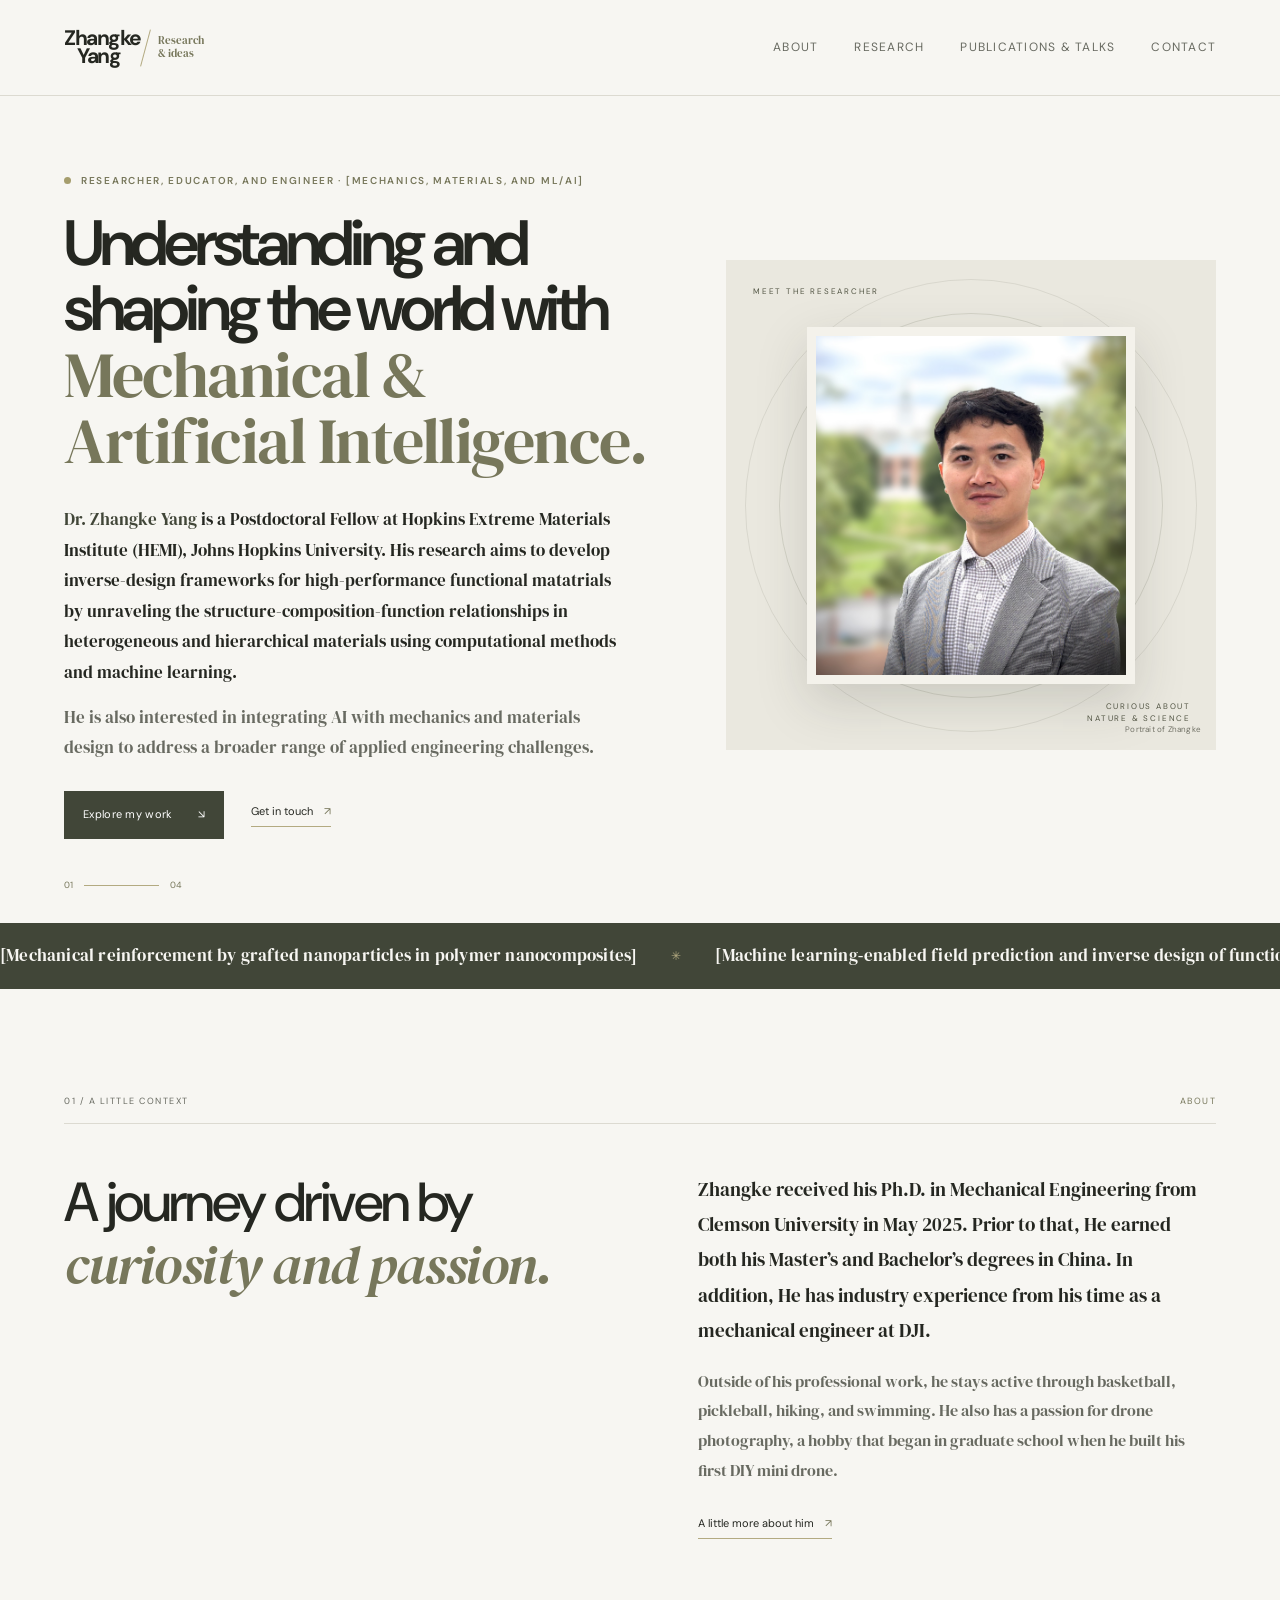
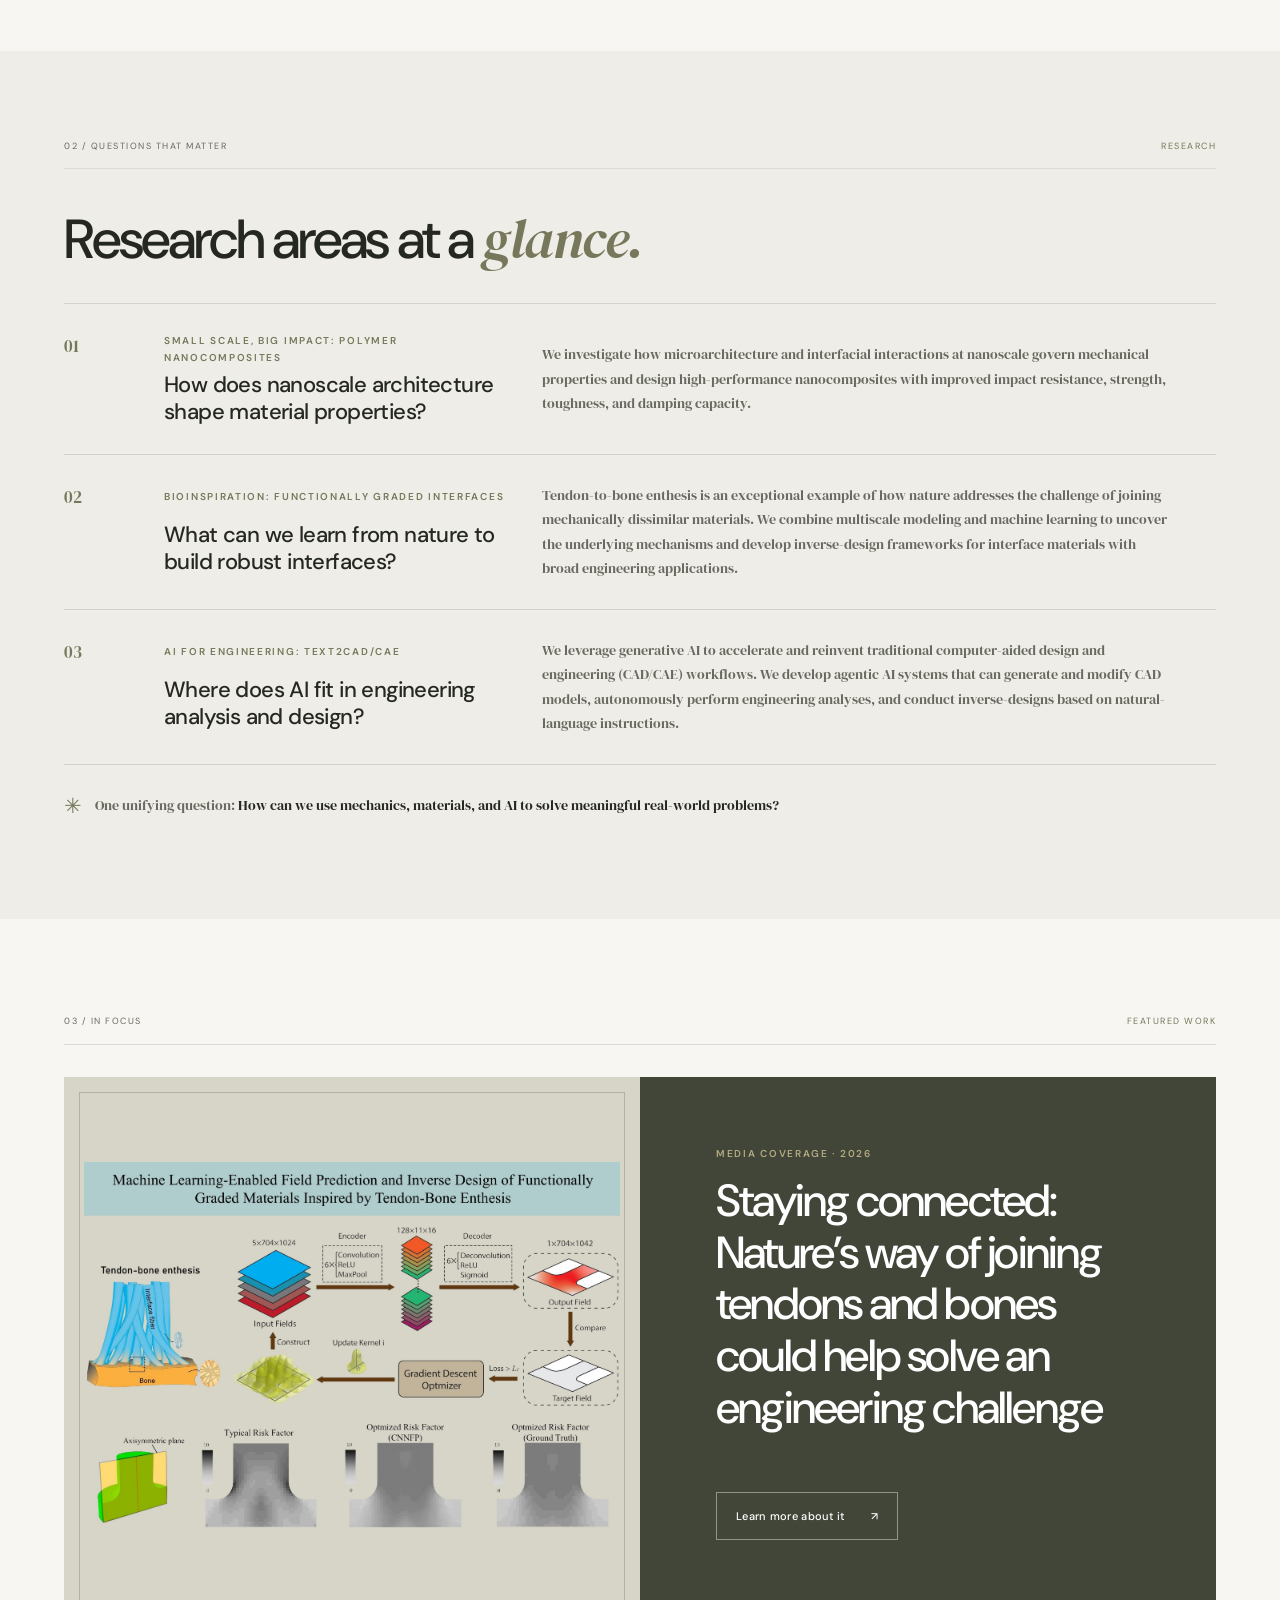
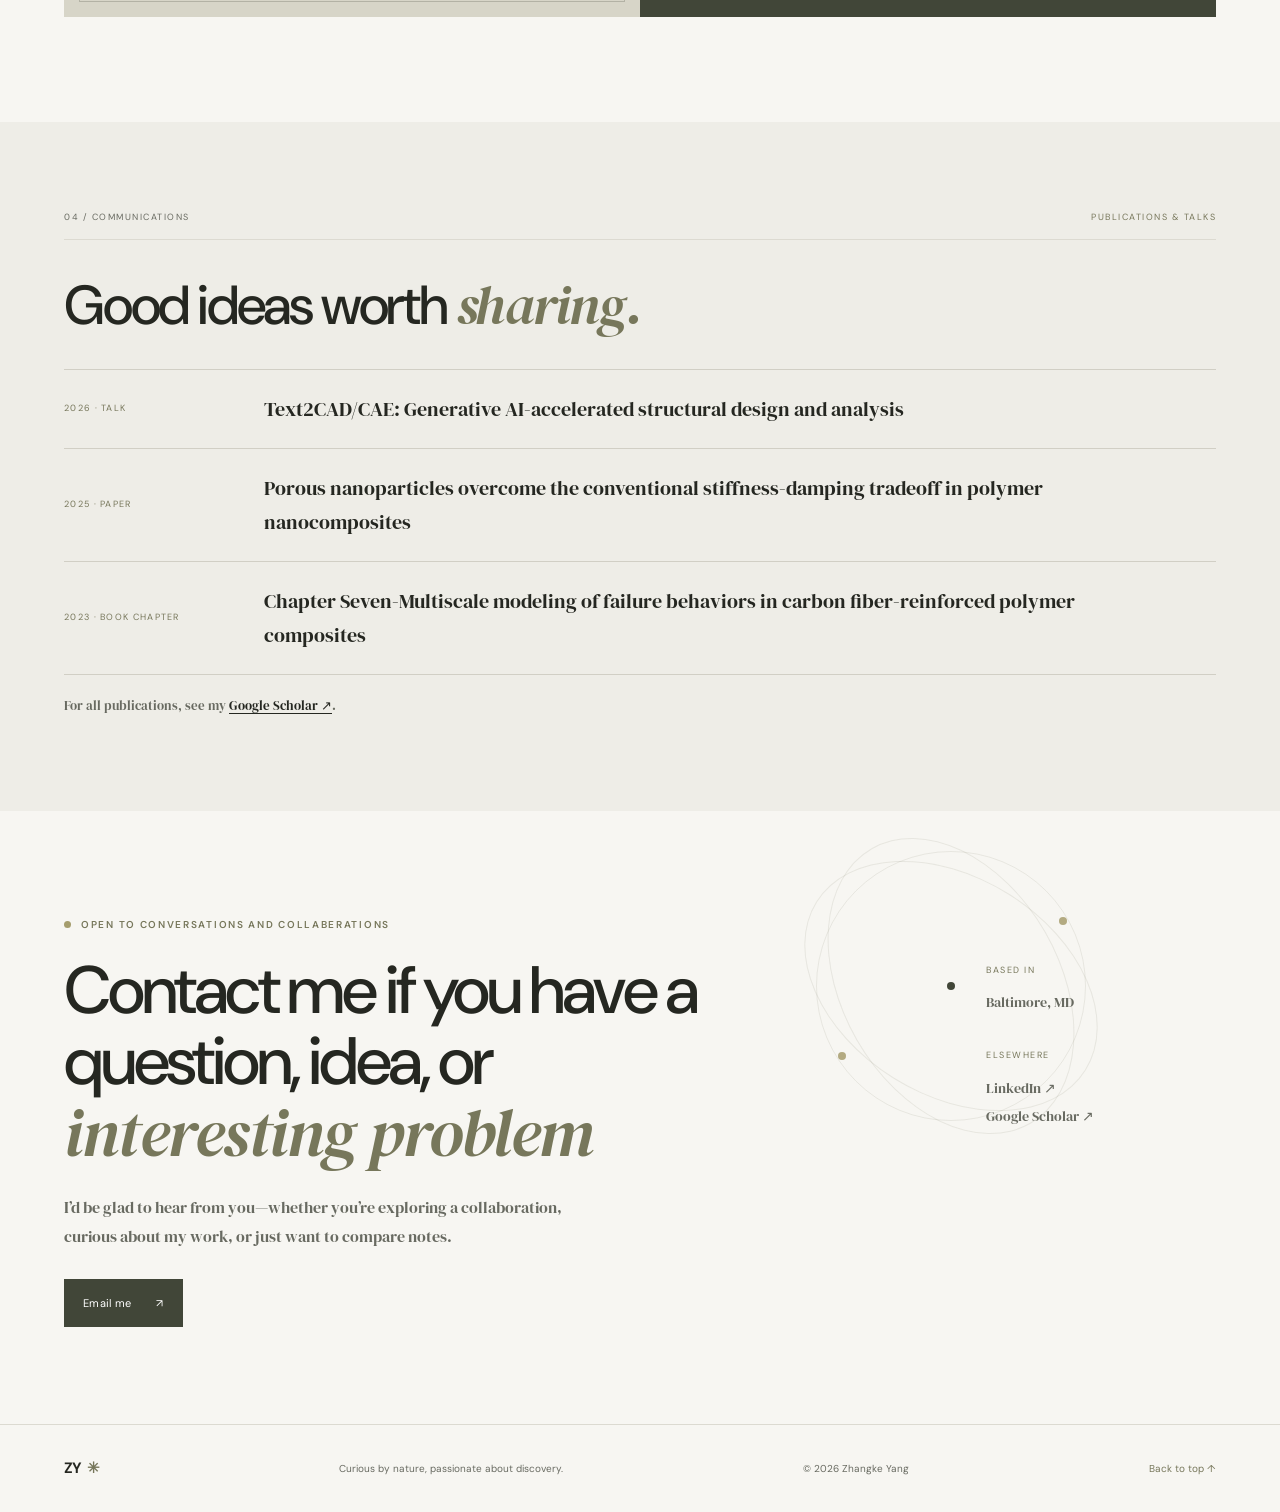
<file: index.html>
<!doctype html>
<html lang="en">
<head>
  <meta charset="utf-8">
  <meta name="viewport" content="width=device-width, initial-scale=1">
  <meta name="theme-color" content="#f7f6f2">
  <meta name="description" content="The personal website of Your Name — researcher, educator, and curious human.">
  <title>Zhangke Yang — Researcher &amp; Educator</title>
  <link rel="icon" href="favicon.svg" type="image/svg+xml">
  <link rel="stylesheet" href="styles.css">
  <script src="script.js" defer></script>
</head>
<body>
  <a class="skip-link" href="#main">Skip to content</a>

  <header class="site-header">
    <a class="wordmark" href="#top" aria-label="Zhangke Yang, home">
      <span class="wordmark-name">Zhangke<br>Yang</span>
      <span class="wordmark-rule" aria-hidden="true"></span>
      <span class="wordmark-role">Research<br>&amp; ideas</span>
    </a>
    <button class="menu-toggle" type="button" aria-expanded="false" aria-controls="site-nav">
      <span class="menu-icon" aria-hidden="true"><i></i><i></i></span>
      <span class="menu-label">Menu</span>
    </button>
    <nav class="site-nav" id="site-nav" aria-label="Main navigation">
      <a href="#about">About</a>
      <a href="#research">Research</a>
      <a href="#writing">Publications & Talks</a>
      <!-- <a href="gallery.html">Gallery</a> -->
      <a href="#contact">Contact</a>
    </nav>
  </header>

  <main id="main">
    <section class="hero section-wrap" id="top" aria-labelledby="hero-title">
      <div class="hero-copy">
        <p class="eyebrow"><span class="eyebrow-dot"></span> Researcher, Educator, and Engineer · [Mechanics, Materials, and ML/AI]</p>
        <h1 id="hero-title">Understanding and shaping the world with <span class="accent-italic">Mechanical & Artificial Intelligence.</span></h1>
        <div class="hero-intro">
          <p class="lead"><strong>Dr. Zhangke Yang</strong> is a Postdoctoral Fellow at Hopkins Extreme Materials Institute (HEMI), Johns Hopkins University. His research aims to develop inverse-design frameworks for high-performance functional matatrials by unraveling the structure-composition-function relationships in heterogeneous and hierarchical materials using computational methods and machine learning.</p>
          <p>He is also interested in integrating AI with mechanics and materials design to address a broader range of applied engineering challenges.</p>
        </div>
        <div class="hero-actions">
          <a class="button button-dark" href="#research">Explore my work <span aria-hidden="true">↘</span></a>
          <a class="text-link" href="mailto:zyang191@jh.edu">Get in touch <span aria-hidden="true">↗</span></a>
        </div>
      </div>
      <div class="hero-art portrait-frame">
        <div class="art-note art-note-top">MEET THE RESEARCHER</div>
        <img class="headshot" src="assets/Professional_photo_blur_cropped.jpg" alt="Portrait of Zhangke">
        <div class="art-note art-note-bottom">CURIOUS ABOUT<br>NATURE & SCIENCE</div>
        <span class="art-caption">Portrait of Zhangke</span>
      </div>
      <div class="hero-index" aria-hidden="true"><span>01</span><span class="index-line"></span><span>04</span></div>
    </section>

    <section class="ticker" aria-label="Areas of interest">
      <div class="ticker-track">
        <span>[Mechanical reinforcement by grafted nanoparticles in polymer nanocomposites]</span><b>✳</b>
        <span>[Machine learning‐enabled field prediction and inverse design of functionally graded materials]</span><b>✳</b>
        <span>[Porous nanoparticles overcome the conventional stiffness-damping tradeoff]</span><b>✳</b>
        <span>[Nanoasperity-driven reinforcement and viscoelastic modulation in polymer nanocomposites]</span><b>✳</b>
        <span>[Effects of mineralization and structure on the mechanical robustness of tendon-to-bone enthesis]</span><b>✳</b>
        <span>[Layered polymer-graphene nanocomposite films regulating shock wave propagation]</span><b>✳</b>  
        <span>[Structure-property relationship of micro-architectured porous scaffolds]</span><b>✳</b>
        <span>[Improved ballistic impact resistance of nanofibrillar cellulose films]</span><b>✳</b>
        <span>[Nanoconfinement effect on crystallization of semicrystalline polymers]</span><b>✳</b>
        <span>[Mechanical and viscoelastic properties of graphene oxide-polymer nanocomposites]</span><b>✳</b>
        <span>[Mechanical reinforcement by grafted nanoparticles in polymer nanocomposites]</span><b>✳</b>
        <span>[Machine learning‐enabled field prediction and inverse design of functionally graded materials]</span><b>✳</b>
        <span>[Porous nanoparticles overcome the conventional stiffness-damping tradeoff]</span><b>✳</b>
        <span>[Nanoasperity-driven reinforcement and viscoelastic modulation in polymer nanocomposites]</span><b>✳</b>
        <span>[Effects of mineralization and structure on the mechanical robustness of tendon-to-bone enthesis]</span><b>✳</b>
        <span>[Layered polymer-graphene nanocomposite films regulating shock wave propagation]</span><b>✳</b>
        <span>[Structure-property relationship of micro-architectured porous scaffolds]</span><b>✳</b>
        <span>[Improved ballistic impact resistance of nanofibrillar cellulose films]</span><b>✳</b>
        <span>[Nanoconfinement effect on crystallization of semicrystalline polymers]</span><b>✳</b>
        <span>[Mechanical and viscoelastic properties of graphene oxide-polymer nanocomposites]</span>
      </div>
    </section>

    <section class="section-wrap about-section" id="about" aria-labelledby="about-title">
      <div class="section-kicker"><span>01 / A little context</span><span>ABOUT</span></div>
      <div class="about-grid">
        <h2 id="about-title">A journey driven by <em>curiosity and passion.</em></h2>
        <div class="about-copy">
          <p class="lead">Zhangke received his Ph.D. in Mechanical Engineering from Clemson University in May 2025. Prior to that, He earned both his Master’s and Bachelor’s degrees in China. In addition, He has industry experience from his time as a mechanical engineer at DJI.</p>
          <p>Outside of his professional work, he stays active through basketball, pickleball, hiking, and swimming. He also has a passion for drone photography, a hobby that began in graduate school when he built his first DIY mini drone.</p>
          <a class="text-link" href="#contact">A little more about him <span aria-hidden="true">↗</span></a>
        </div>
      </div>
    </section>

    <section class="research-section" id="research" aria-labelledby="research-title">
      <div class="section-wrap">
        <div class="section-kicker"><span>02 / Questions that matter</span><span>RESEARCH</span></div>
        <div class="section-heading-row">
          <h2 id="research-title">Research areas at a <em>glance.</em></h2>
        </div>
        <div class="research-list">
          <article class="research-card">
            <span class="card-number">01</span>
            <div><p class="card-label">SMALL SCALE, BIG IMPACT: POLYMER NANOCOMPOSITES</p><h3>How does nanoscale architecture shape material properties?</h3><p>We investigate how microarchitecture and interfacial interactions at nanoscale govern mechanical properties and design high-performance nanocomposites with improved impact resistance, strength, toughness, and damping capacity.</p><a href="#contact" class="arrow-link" aria-label="Ask me about this research theme">↗</a></div>
          </article>
          <article class="research-card">
            <span class="card-number">02</span>
            <div><p class="card-label">BIOINSPIRATION: FUNCTIONALLY GRADED INTERFACES</p><h3>What can we learn from nature to build robust interfaces?</h3><p>Tendon-to-bone enthesis is an exceptional example of how nature addresses the challenge of joining mechanically dissimilar materials. We combine multiscale modeling and machine learning to uncover the underlying mechanisms and develop inverse-design frameworks for interface materials with broad engineering applications.</p><a href="#contact" class="arrow-link" aria-label="Ask me about this research theme">↗</a></div>
          </article>
          <article class="research-card">
            <span class="card-number">03</span>
            <div><p class="card-label">AI FOR ENGINEERING: TEXT2CAD/CAE</p><h3>Where does AI fit in engineering analysis and design?</h3><p>We leverage generative AI to accelerate and reinvent traditional computer-aided design and engineering (CAD/CAE) workflows. We develop agentic AI systems that can generate and modify CAD models, autonomously perform engineering analyses, and conduct inverse-designs based on natural-language instructions.</p><a href="#contact" class="arrow-link" aria-label="Ask me about this research theme">↗</a></div>
          </article>
        </div>
        <div class="research-footnote"><span class="footnote-star">✳</span><p>One unifying question: <strong>How can we use mechanics, materials, and AI to solve meaningful real-world problems?</strong></p></div>
      </div>
    </section>

    <section class="feature-section section-wrap" aria-labelledby="feature-title">
      <div class="section-kicker"><span>03 / In focus</span><span>FEATURED WORK</span></div>
      <div class="feature-card">
        <div class="feature-visual">
          <img
            class="feature-image"
            src="assets/project-figure.jpg"
            alt="Describe what the project figure shows"
          >
        </div>
        <div class="feature-copy"><p class="card-label">MEDIA COVERAGE · 2026</p><h2 id="feature-title">Staying connected: Nature’s way of joining tendons and bones could help solve an engineering challenge</p><a class="button button-light" href="https://news.clemson.edu/staying-connected-natures-way-of-joining-tendons-and-bones-could-help-solve-an-engineering-challenge/" target="_blank" rel="noopener noreferrer">Learn more about it <span aria-hidden="true">↗</span></a></div>
      </div>
    </section>

    <section class="writing-section" id="writing" aria-labelledby="writing-title">
      <div class="section-wrap">
        <div class="section-kicker"><span>04 / communications</span><span>PUBLICATIONS &amp; TALKS</span></div>
        <div class="section-heading-row"><h2 id="writing-title">Good ideas worth <em>sharing.</em></h2></div>
        <div class="writing-list">
          <div class="writing-item"><span class="writing-date">2026 · TALK</span><span class="writing-title">Text2CAD/CAE: Generative AI-accelerated structural design and analysis</span></div>
          <a class="writing-item" href="https://www.nature.com/articles/s44431-025-00003-8" target="_blank" rel="noopener noreferrer"><span class="writing-date">2025 · PAPER</span><span class="writing-title">Porous nanoparticles overcome the conventional stiffness-damping tradeoff in polymer nanocomposites</span></a>
          <a class="writing-item" href="https://www.sciencedirect.com/science/chapter/edited-volume/abs/pii/B9780128230213000051" target="_blank" rel="noopener noreferrer"><span class="writing-date">2023 · BOOK CHAPTER</span><span class="writing-title">Chapter Seven-Multiscale modeling of failure behaviors in carbon fiber-reinforced polymer composites</span></a>
        </div>
        <p class="writing-note">For all publications, see my <a href="https://scholar.google.com/citations?hl=en&user=Ipptg58AAAAJ&view_op=list_works&gmla=AN_4Zu_gea8BDDRBa89p1uNmAhIG_YTdJmoz0iuY0Ori37IRjDW4Mslu62kXMIGSckGrtGIngthpNJmf_QPmE9mM" target="_blank" rel="noopener noreferrer">Google Scholar <span aria-hidden="true">↗</span></a>.</p>
      </div>
    </section>

    <section class="contact-section section-wrap" id="contact" aria-labelledby="contact-title">
      <div class="contact-orbit" aria-hidden="true"><span></span><span></span><span></span></div>
      <div class="contact-content"><p class="eyebrow"><span class="eyebrow-dot"></span> Open to conversations and collaberations</p><h2 id="contact-title">Contact me if you have a question, idea, or <em>interesting problem</em></h2><p>I’d be glad to hear from you—whether you’re exploring a collaboration, curious about my work, or just want to compare notes.</p><a class="button button-dark" href="mailto:zyang191@jh.edu">Email me <span aria-hidden="true">↗</span></a></div>
      <div class="contact-details"><span>BASED IN</span><p>Baltimore, MD</p><span>ELSEWHERE</span><p><a href="https://www.linkedin.com/in/zhangke-yang-90bab727b/" target="_blank" rel="noopener noreferrer">LinkedIn ↗</a><br><a href="https://scholar.google.com/citations?hl=en&user=Ipptg58AAAAJ&view_op=list_works&gmla=AN_4Zu_gea8BDDRBa89p1uNmAhIG_YTdJmoz0iuY0Ori37IRjDW4Mslu62kXMIGSckGrtGIngthpNJmf_QPmE9mM" target="_blank" rel="noopener noreferrer">Google Scholar ↗</a><br></p></div>
    </section>
  </main>

  <footer class="site-footer"><a class="footer-mark" href="#top">ZY<span>✳</span></a><p>Curious by nature, passionate about discovery.</p><p>© <span id="year">2026</span> Zhangke Yang</p><a href="#top" class="back-top">Back to top ↑</a></footer>
</body>
</html>
</file>
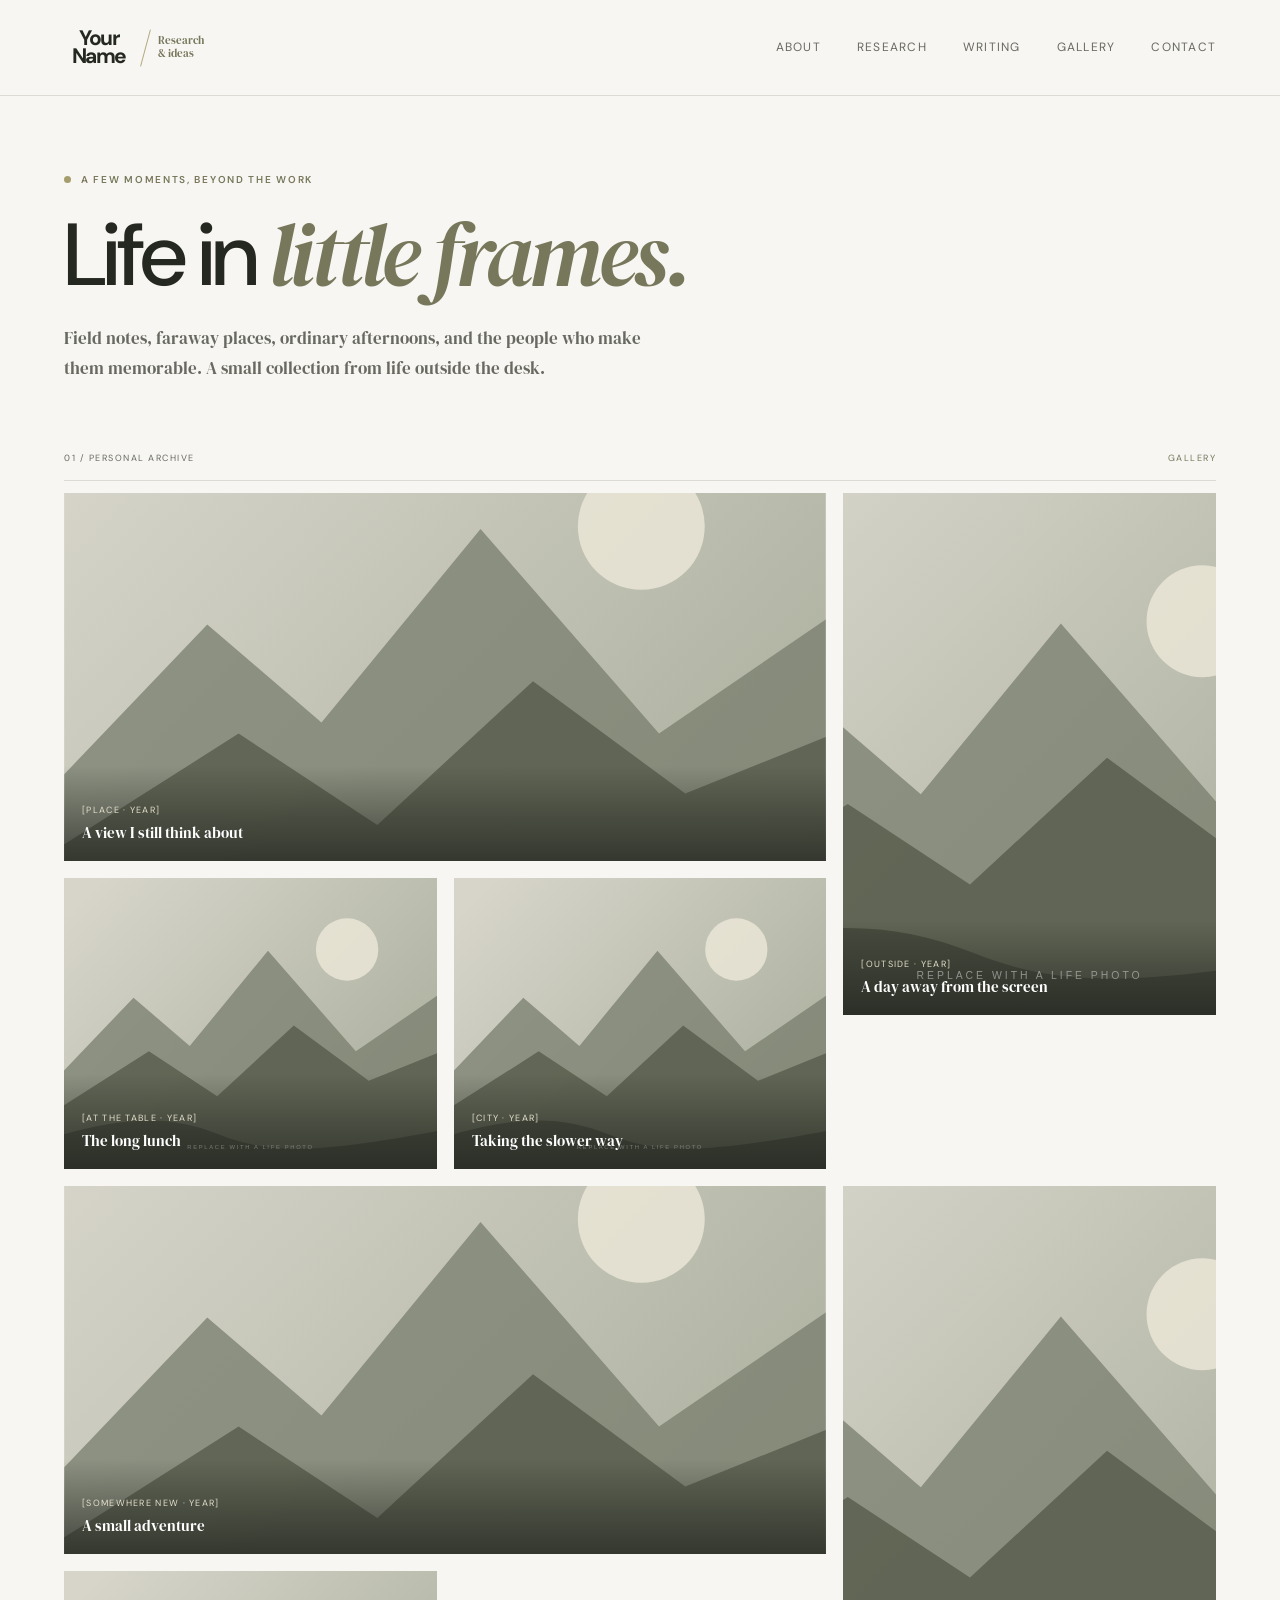
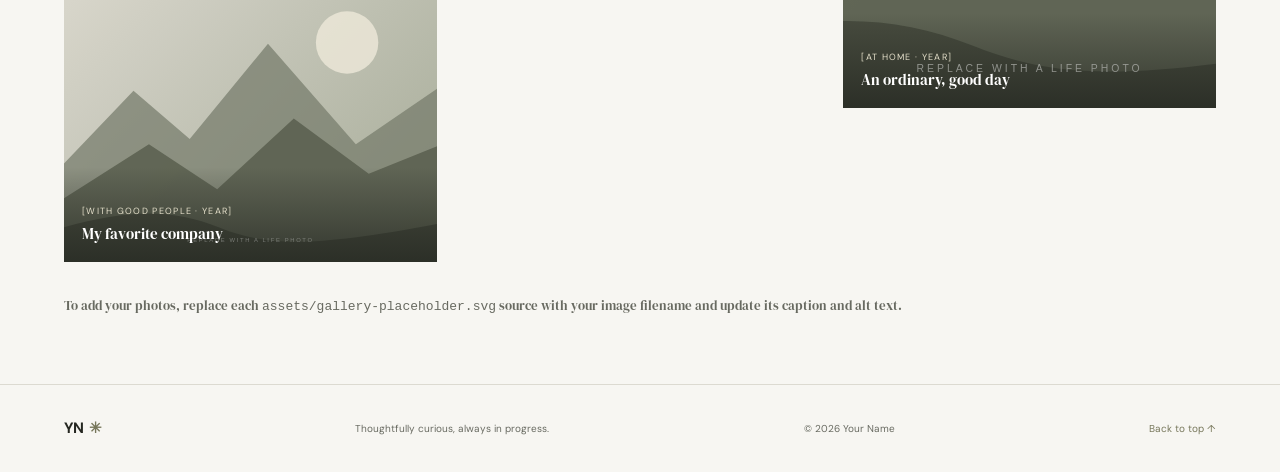
<file: gallery.html>
<!doctype html>
<html lang="en">
<head>
  <meta charset="utf-8">
  <meta name="viewport" content="width=device-width, initial-scale=1">
  <meta name="theme-color" content="#f7f6f2">
  <meta name="description" content="A few moments from the life and travels of Your Name.">
  <title>Gallery — Your Name</title>
  <link rel="icon" href="favicon.svg" type="image/svg+xml">
  <link rel="stylesheet" href="styles.css">
  <script src="script.js" defer></script>
</head>
<body>
  <a class="skip-link" href="#main">Skip to content</a>
  <header class="site-header">
    <a class="wordmark" href="index.html" aria-label="Your Name, home"><span class="wordmark-name">Your<br>Name</span><span class="wordmark-rule" aria-hidden="true"></span><span class="wordmark-role">Research<br>&amp; ideas</span></a>
    <button class="menu-toggle" type="button" aria-expanded="false" aria-controls="site-nav"><span class="menu-icon" aria-hidden="true"><i></i><i></i></span><span class="menu-label">Menu</span></button>
    <nav class="site-nav" id="site-nav" aria-label="Main navigation">
      <a href="index.html#about">About</a><a href="index.html#research">Research</a><a href="index.html#writing">Writing</a><a href="gallery.html" aria-current="page">Gallery</a><a href="index.html#contact">Contact</a>
    </nav>
  </header>
  <main id="main" class="section-wrap">
    <section class="page-hero" aria-labelledby="gallery-title">
      <p class="eyebrow"><span class="eyebrow-dot"></span> A few moments, beyond the work</p>
      <h1 id="gallery-title">Life in <em>little frames.</em></h1>
      <p class="page-hero-copy">Field notes, faraway places, ordinary afternoons, and the people who make them memorable. A small collection from life outside the desk.</p>
    </section>
    <div class="section-kicker"><span>01 / Personal archive</span><span>GALLERY</span></div>
    <section class="gallery-grid" aria-label="Photo gallery">
      <figure class="gallery-card wide"><img class="gallery-image" src="assets/gallery-placeholder.svg" alt="Photo placeholder: a favorite landscape"><figcaption><span>[Place · Year]</span>A view I still think about</figcaption></figure>
      <figure class="gallery-card tall"><img class="gallery-image hue-one" src="assets/gallery-placeholder.svg" alt="Photo placeholder: a day outdoors"><figcaption><span>[Outside · Year]</span>A day away from the screen</figcaption></figure>
      <figure class="gallery-card short"><img class="gallery-image hue-two" src="assets/gallery-placeholder.svg" alt="Photo placeholder: a meal with friends"><figcaption><span>[At the table · Year]</span>The long lunch</figcaption></figure>
      <figure class="gallery-card short"><img class="gallery-image hue-three" src="assets/gallery-placeholder.svg" alt="Photo placeholder: a city street"><figcaption><span>[City · Year]</span>Taking the slower way</figcaption></figure>
      <figure class="gallery-card wide"><img class="gallery-image hue-four" src="assets/gallery-placeholder.svg" alt="Photo placeholder: a memorable trip"><figcaption><span>[Somewhere new · Year]</span>A small adventure</figcaption></figure>
      <figure class="gallery-card tall"><img class="gallery-image hue-five" src="assets/gallery-placeholder.svg" alt="Photo placeholder: a quiet moment at home"><figcaption><span>[At home · Year]</span>An ordinary, good day</figcaption></figure>
      <figure class="gallery-card short"><img class="gallery-image hue-six" src="assets/gallery-placeholder.svg" alt="Photo placeholder: a candid portrait"><figcaption><span>[With good people · Year]</span>My favorite company</figcaption></figure>
    </section>
    <p class="gallery-note">To add your photos, replace each <code>assets/gallery-placeholder.svg</code> source with your image filename and update its caption and alt text.</p>
  </main>
  <footer class="site-footer"><a class="footer-mark" href="index.html">YN<span>✳</span></a><p>Thoughtfully curious, always in progress.</p><p>© <span id="year">2026</span> Your Name</p><a href="#main" class="back-top">Back to top ↑</a></footer>
</body>
</html>
</file>
<file: styles.css>
@import url('https://fonts.googleapis.com/css2?family=DM+Sans:wght@400;500;600;700&family=DM+Serif+Display:ital@0;1&display=swap');

:root{--paper:#f7f6f2;--white:#fffefa;--ink:#252721;--muted:#686a61;--olive:#77775b;--olive-dark:#414638;--gold:#b3aa81;--line:#dcdad1;--serif:'DM Serif Display',Georgia,serif;--sans:'DM Sans',Arial,sans-serif;--page:1240px}
*{box-sizing:border-box}
html{scroll-behavior:smooth;scroll-padding-top:100px}
body{margin:0;background:var(--paper);color:var(--ink);font-family:var(--sans);font-size:15px;line-height:1.7;-webkit-font-smoothing:antialiased}
a{color:inherit}
.skip-link{position:absolute;top:-60px;left:16px;z-index:20;padding:10px 16px;background:var(--ink);color:white}.skip-link:focus{top:12px}
.site-header{height:96px;padding:0 max(5vw,24px);display:flex;align-items:center;justify-content:space-between;border-bottom:1px solid var(--line);position:relative;z-index:5;background:var(--paper)}
.wordmark{display:flex;align-items:center;gap:12px;text-decoration:none}.wordmark-name{width: 3.3em;text-align: center;font-size:21px;font-weight:700;letter-spacing:-1.5px;line-height:.84}.wordmark-rule{height:38px;width:1px;background:var(--gold);transform:rotate(15deg)}.wordmark-role{font-family:var(--serif);font-size:11px;line-height:1.15;color:var(--olive)}
.menu-toggle{display:none}.site-nav{display:flex;align-items:center;gap:36px}.site-nav a{font-size:12px;text-transform:uppercase;letter-spacing:1.25px;text-decoration:none;color:var(--muted);transition:color .2s}.site-nav a:hover,.site-nav a:focus-visible{color:var(--ink)}
.section-wrap{width:min(var(--page),90%);margin-inline:auto}.hero{min-height:650px;padding:76px 0 84px;display:grid;grid-template-columns:1.08fr .92fr;align-items:center;gap:40px;position:relative}.eyebrow,.card-label{font-size:10px;letter-spacing:1.7px;text-transform:uppercase;color:var(--olive);font-weight:600}.eyebrow{display:flex;align-items:center;gap:10px;margin:0 0 22px}.eyebrow-dot{width:7px;height:7px;border-radius:50%;background:#a59d6d;display:inline-block}.hero h1{font-size:clamp(38px, 5vw, 64px);letter-spacing:-4.3px;line-height:1.02;margin:0;max-width:700px;font-weight:600}.accent-italic,h2 em{font-family:var(--serif);font-weight:400;color:var(--olive);letter-spacing:-1.5px}.hero-intro{max-width:560px;margin-top:30px;color:var(--muted);font-family:var(--serif);font-size:17px;line-height:1.8}.hero-intro p{margin:0 0 14px}.hero-intro .lead{color:var(--ink)}.hero-intro strong{font-weight:400;color:var(--olive-dark)}.hero-actions{display:flex;align-items:center;gap:27px;margin-top:28px}.button{min-height:48px;padding:0 19px;display:inline-flex;align-items:center;gap:25px;text-decoration:none;font-size:11px;letter-spacing:.3px;transition:transform .2s,background .2s}.button:hover{transform:translateY(-2px)}.button-dark{background:var(--olive-dark);color:white}.button-dark:hover{background:#252b22}.button-light{border:1px solid rgba(255,255,255,.42);color:white}.button-light:hover{background:rgba(255,255,255,.1)}.text-link{font-size:11px;text-decoration:none;border-bottom:1px solid var(--gold);padding:0 0 5px;color:var(--ink)}.text-link span{padding-left:8px;color:var(--olive)}
.hero-art{height:490px;max-width:490px;width:100%;justify-self:end;position:relative;display:grid;place-items:center;background:#eae8df;overflow:hidden}.hero-art:before,.hero-art:after{content:"";position:absolute;width:280px;height:280px;border:1px solid rgba(90,93,72,.15);border-radius:50%}.hero-art:after{width:380px;height:380px}.orbit-art{width:100%;height:auto;position:relative;z-index:1;color:#62684f}.art-note{position:absolute;z-index:2;font-size:8px;letter-spacing:1.8px;line-height:1.5;color:#525544}.art-note-top{top:25px;left:27px}.art-note-bottom{right:25px;bottom:26px;text-align:right}.art-caption{position:absolute;z-index:2;bottom:14px;left:15px;font-size:8px;color:#727267;letter-spacing:.2px}.hero-index{position:absolute;left:0;bottom:30px;display:flex;align-items:center;gap:11px;font-size:9px;color:var(--olive)}.index-line{width:75px;height:1px;background:var(--gold)}
.portrait-frame:before{width:78%;height:78%;border-color:rgba(90,93,72,.16)}.portrait-frame:after{width:92%;height:92%;border-color:rgba(90,93,72,.12)}.headshot{width:67%;height:73%;position:relative;z-index:1;object-fit:cover;object-position:center 35%;border:9px solid rgba(255,254,250,.72);box-shadow:0 18px 48px rgba(46,49,39,.17);background:#d9d6c7}.portrait-frame .art-caption{left:auto;right:15px}.portrait-frame .art-note-top{top:25px;left:27px}.portrait-frame .art-note-bottom{bottom:26px;right:25px}
.ticker{overflow:hidden;background:var(--olive-dark);color:#f7f6f2}.ticker-track{width:max-content;min-height:66px;display:flex;align-items:center;gap:34px;animation:marquee 200s linear infinite}.ticker-track span{font-family:var(--serif);font-size:17px;letter-spacing:.2px}.ticker-track b{font-size:12px;color:var(--gold);font-weight:400}@keyframes marquee{to{transform:translateX(-50%)}}
.about-section{padding-top:105px;padding-bottom:112px}.section-kicker{display:flex;align-items:center;justify-content:space-between;padding-bottom:14px;border-bottom:1px solid var(--line);font-size:9px;letter-spacing:1.5px;text-transform:uppercase;color:var(--muted)}.section-kicker span:last-child{color:var(--olive)}.about-grid{display:grid;grid-template-columns:1fr 1fr;gap:10%;padding-top:48px}.about-grid h2,.section-heading-row h2{font-size:clamp(34px,4.4vw,55px);letter-spacing:-2.2px;line-height:1.12;font-weight:500;margin:0;max-width:490px}.about-copy{max-width:510px}.about-copy p,.section-heading-row>p,.feature-copy>p:not(.card-label),.contact-content>p:not(.eyebrow){font-family:var(--serif);font-size:16px;line-height:1.85;color:var(--muted);margin:0 0 19px}.about-copy .lead{font-size:19px;color:var(--ink)}.about-copy .text-link{display:inline-block;margin-top:10px}
.research-section{background:#eeede7;padding:88px 0 96px}.section-heading-row{display:flex;align-items:end;justify-content:space-between;gap:40px;padding:39px 0 32px}.section-heading-row>p{max-width:410px;margin:0 0 4px}.research-list{border-top:1px solid #d4d2c8}.research-card{display:grid;grid-template-columns:80px 1fr;gap:20px;padding:28px 0;border-bottom:1px solid #d4d2c8}.card-number{font-family:var(--serif);font-size:17px;color:var(--olive)}.research-card>div{display:grid;grid-template-columns:1.1fr 2.0fr 10px;column-gap:30px;row-gap:4px;align-items:center}.research-card .card-label{grid-column:1;grid-row:1;margin:0 0 1px}.research-card h3{grid-column:1;grid-row:2;margin:0;font-size:22px;line-height:1.25;font-weight:500;letter-spacing:-.6px}.research-card>div>p:not(.card-label){grid-column:2;grid-row:1 / span 2;max-width:none;color:var(--muted);font-family:var(--serif);font-size:14px;line-height:1.75;margin:0}.arrow-link{grid-column:3;grid-row:1 / span 2;width:31px;height:31px;border:1px solid #c7c5b9;border-radius:50%;display:grid;place-items:center;text-decoration:none;color:var(--olive);transition:background .2s,color .2s}.arrow-link:hover{background:var(--olive-dark);color:white}.research-footnote{display:flex;align-items:center;gap:13px;padding:23px 0 0;color:var(--muted);font-family:var(--serif);font-size:14px}.research-footnote p{margin:0}.footnote-star{font-size:21px;color:var(--olive)}.research-footnote strong{color:var(--ink);font-weight:400}
.feature-section{padding-top:95px;padding-bottom:105px}.feature-card{margin-top:32px;display:grid;grid-template-columns:1fr 1fr;min-height:440px;background:var(--olive-dark);color:white}.feature-visual{position:relative;display:grid;place-items:center;overflow:hidden;background:#d7d5c8}.feature-visual:before{content:"";position:absolute;inset:15px;border:1px solid rgba(65,70,56,.24)}.feature-graphic{width:290px;height:290px;border-radius:50%;position:relative;display:grid;place-items:center}.graphic-ring{position:absolute;border:1px solid rgba(65,70,56,.55);border-radius:50%;transform:rotate(-25deg)}.ring-one{width:100%;height:48%}.ring-two{width:100%;height:70%;transform:rotate(34deg)}.ring-three{width:72%;height:100%;transform:rotate(60deg)}.graphic-core{width:48px;height:48px;border-radius:50%;background:var(--olive-dark);box-shadow:0 0 0 14px rgba(119,119,91,.25)}.graphic-label{position:absolute;right:4px;top:57px;font-size:8px;letter-spacing:1.3px;line-height:1.5;color:#555848}.visual-caption{position:absolute;bottom:30px;left:30px;font-size:8px;color:#5f6055}.feature-copy{padding:58px clamp(35px,6vw,76px);align-self:center}.feature-copy .card-label{color:var(--gold)}.feature-copy h2{font-size:clamp(31px,4vw,45px);line-height:1.15;font-weight:500;letter-spacing:-1.8px;margin:13px 0 19px}.feature-copy h2 em{color:#d1c9a4}.feature-copy>p:not(.card-label){color:#e0dfd6;font-size:15px}.feature-copy .button{margin-top:9px}
.writing-section{background:#eeede7;padding:88px 0 94px}.writing-section .section-heading-row{align-items:center;padding-top:34px}.writing-section .section-heading-row h2{max-width:none}.writing-list{border-top:1px solid #d1cfc5}.writing-item{display:grid;grid-template-columns:170px 1fr 34px;align-items:center;gap:30px;padding:22px 0;border-bottom:1px solid #d1cfc5;text-decoration:none}.writing-date{font-size:9px;letter-spacing:1.3px;color:var(--olive);text-transform:uppercase}.writing-title{font-family:var(--serif);font-size:20px;transition:color .2s}.writing-item:hover .writing-title{color:var(--olive)}.writing-arrow{font-size:17px;color:var(--olive);justify-self:end}.writing-note{font-family:var(--serif);font-size:13px;color:var(--muted);margin:20px 0 0}.writing-note a{color:var(--ink);text-underline-offset:3px}
.contact-section{padding-top:105px;padding-bottom:97px;display:grid;grid-template-columns:1fr 230px;gap:70px;position:relative;overflow:hidden}.contact-content{max-width:700px;position:relative;z-index:1}.contact-content h2{font-size:clamp(39px,5.5vw,67px);line-height:1.06;letter-spacing:-3.2px;font-weight:500;margin:0 0 24px}.contact-content h2 em{color:var(--olive)}.contact-content>p:not(.eyebrow){max-width:540px}.contact-content .button{margin-top:8px}.contact-details{padding-top:40px;position:relative;z-index:1}.contact-details span{font-size:9px;letter-spacing:1.5px;color:var(--olive)}.contact-details p{font-family:var(--serif);font-size:14px;line-height:2;color:var(--muted);margin:7px 0 25px}.contact-details a{text-decoration:none;border-bottom:1px solid transparent}.contact-details a:hover{border-color:var(--gold)}.contact-orbit{position:absolute;width:270px;height:270px;border:1px solid rgba(119,119,91,.12);border-radius:50%;right:130px;top:40px}.contact-orbit:before,.contact-orbit:after{content:"";position:absolute;border:1px solid rgba(119,119,91,.12);border-radius:50%;inset:25px -25px;transform:rotate(32deg)}.contact-orbit:after{inset:-25px 25px;transform:rotate(-30deg)}.contact-orbit span{position:absolute;z-index:1;width:8px;height:8px;background:var(--gold);border-radius:50%;top:65px;right:18px}.contact-orbit span:nth-child(2){top:200px;right:auto;left:21px}.contact-orbit span:nth-child(3){top:130px;right:auto;left:130px;background:var(--olive-dark)}
.site-footer{min-height:88px;padding:18px 5%;display:flex;align-items:center;justify-content:space-between;gap:20px;border-top:1px solid var(--line);font-size:10px;color:var(--muted)}.site-footer p{margin:0}.footer-mark{text-decoration:none;font-weight:700;font-size:15px;color:var(--ink);letter-spacing:-.6px}.footer-mark span{color:var(--olive);padding-left:5px}.back-top{text-decoration:none;color:var(--olive)}
.page-hero{padding:75px 0 50px}.page-hero h1{font-size:clamp(48px,7vw,88px);letter-spacing:-4px;line-height:1.02;font-weight:500;margin:0;max-width:850px}.page-hero h1 em{font-family:var(--serif);color:var(--olive);font-weight:400}.page-hero-copy{max-width:590px;margin-top:22px;font-family:var(--serif);font-size:17px;line-height:1.8;color:var(--muted)}.gallery-grid{display:grid;grid-template-columns:repeat(12,1fr);grid-auto-rows:60px;gap:17px;padding:12px 0 90px}.gallery-card{margin:0;position:relative;overflow:hidden;background:#e6e3d7;grid-column:span 4;grid-row:span 5;min-height:250px}.gallery-card.wide{grid-column:span 8;grid-row:span 5}.gallery-card.tall{grid-column:span 4;grid-row:span 7}.gallery-card.short{grid-column:span 4;grid-row:span 4}.gallery-image{width:100%;height:100%;object-fit:cover;display:block;transition:transform .45s ease,filter .45s ease;filter:saturate(.82)}.gallery-card:hover .gallery-image{transform:scale(1.035);filter:saturate(1)}.gallery-card figcaption{position:absolute;left:0;right:0;bottom:0;padding:38px 18px 16px;color:white;background:linear-gradient(transparent,rgba(29,32,27,.66));font-family:var(--serif);font-size:15px}.gallery-card figcaption span{display:block;font:9px var(--sans);letter-spacing:1.3px;text-transform:uppercase;color:#e4dfca;margin-bottom:4px}.gallery-note{margin:-55px 0 70px;color:var(--muted);font:13px var(--serif)}
@media(max-width:800px){.site-header{height:78px}.menu-toggle{display:flex;align-items:center;gap:10px;padding:10px 14px;border:1px solid var(--ink);border-radius:30px;background:transparent;color:var(--ink);font:500 12px var(--sans);cursor:pointer}.menu-icon{width:15px;display:grid;gap:4px}.menu-icon i{height:1.5px;width:15px;background:currentColor;transition:transform .2s}.menu-toggle[aria-expanded="true"] .menu-icon i:first-child{transform:translateY(2.75px) rotate(45deg)}.menu-toggle[aria-expanded="true"] .menu-icon i:last-child{transform:translateY(-2.75px) rotate(-45deg)}.site-nav{position:absolute;top:77px;right:0;left:0;display:none;flex-direction:column;align-items:stretch;gap:0;padding:10px 5% 17px;background:var(--paper);border-bottom:1px solid var(--line)}.site-nav.is-open{display:flex}.site-nav a{padding:13px 0;border-bottom:1px solid var(--line)}.site-nav a:last-child{border:0}.hero{grid-template-columns:1fr;padding-top:60px;padding-bottom:72px;gap:40px}.hero h1{max-width:650px}.hero-art{justify-self:center;width:min(100%,520px);height:auto;aspect-ratio:1}.hero-index{bottom:22px}.about-grid{gap:7%}.research-card>div{grid-template-columns:1fr 1.1fr 34px;gap:18px}.feature-card{min-height:unset}.feature-copy{padding:38px 30px}.feature-visual{min-height:360px}.contact-section{grid-template-columns:1fr 175px;gap:28px}.contact-orbit{right:100px}.gallery-grid{grid-template-columns:repeat(6,1fr);grid-auto-rows:48px;gap:12px}.gallery-card,.gallery-card.short{grid-column:span 3;grid-row:span 5}.gallery-card.wide{grid-column:span 6;grid-row:span 5}.gallery-card.tall{grid-column:span 3;grid-row:span 6}}
@media(max-width:560px){body{font-size:14px}.section-wrap{width:88%}.hero{padding-top:48px;gap:31px}.hero h1{font-size:clamp(38px, 5vw, 64px);letter-spacing:-2.7px}.hero-intro{font-size:16px;margin-top:23px}.hero-art{width:100%;height:auto;aspect-ratio:1}.hero-index{bottom:16px}.ticker-track{min-height:56px;gap:25px}.ticker-track span{font-size:15px}.about-section,.feature-section{padding-top:70px;padding-bottom:75px}.section-kicker{font-size:8px;letter-spacing:1px}.about-grid{grid-template-columns:1fr;gap:22px;padding-top:30px}.about-grid h2,.section-heading-row h2{font-size:41px;letter-spacing:-1.7px}.about-copy .lead{font-size:17px}.research-section,.writing-section{padding:68px 0 72px}.section-heading-row{display:block;padding:30px 0 25px}.section-heading-row>p{margin-top:15px;font-size:15px}.research-card{grid-template-columns:35px 1fr;gap:7px;padding:23px 0}.research-card>div{display:flex;flex-direction:column;align-items:flex-start;gap:8px;position:relative;padding-right:32px}.research-card h3{font-size:20px}.research-card>div>p:not(.card-label){font-size:13px;margin-top:2px}.arrow-link{position:absolute;right:0;top:0}.research-footnote{font-size:13px;align-items:flex-start}.feature-card{grid-template-columns:1fr}.feature-visual{min-height:300px}.feature-graphic{width:235px;height:235px}.feature-copy{padding:32px 27px 36px}.feature-copy h2{font-size:35px}.writing-section .section-heading-row{display:flex;align-items:start;gap:16px}.writing-section .section-heading-row .text-link{white-space:nowrap;margin-top:11px}.writing-item{grid-template-columns:1fr 25px;gap:4px 12px;padding:17px 0}.writing-date{grid-column:1}.writing-title{grid-column:1;font-size:17px}.writing-arrow{grid-column:2;grid-row:1 / span 2}.contact-section{grid-template-columns:1fr;padding-top:72px;padding-bottom:66px;gap:10px}.contact-content h2{font-size:47px;letter-spacing:-2.3px}.contact-content>p:not(.eyebrow){font-size:15px}.contact-details{padding-top:21px;display:grid;grid-template-columns:110px 1fr;gap:0 10px}.contact-details span{padding-top:6px}.contact-details p{margin:0 0 15px}.contact-orbit{width:200px;height:200px;right:-100px;top:43px}.site-footer{display:grid;grid-template-columns:1fr 1fr;padding:17px 6%;gap:10px}.site-footer p:nth-of-type(1){grid-column:2;text-align:right}.site-footer p:nth-of-type(2){grid-column:1;grid-row:2}.back-top{grid-column:2;grid-row:2;text-align:right}.page-hero{padding:53px 0 25px}.page-hero h1{font-size:53px;letter-spacing:-2.8px}.page-hero-copy{font-size:15px;margin-top:16px}.gallery-grid{grid-template-columns:repeat(2,1fr);grid-auto-rows:150px;gap:10px;padding-bottom:75px}.gallery-card,.gallery-card.wide,.gallery-card.tall,.gallery-card.short{grid-column:span 1;grid-row:span 1;min-height:150px}.gallery-card:nth-child(3n+1){grid-column:span 2;grid-row:span 2}.gallery-card figcaption{font-size:13px;padding:30px 12px 11px}.gallery-note{margin:-52px 0 57px}}
@media(prefers-reduced-motion:reduce){*,*::before,*::after{scroll-behavior:auto!important;animation-duration:.01ms!important;animation-iteration-count:1!important;transition-duration:.01ms!important}}
#research-title {
  max-width: none;
  white-space: nowrap;
}
.research-card .arrow-link {
  display: none;
}
.feature-image {
  display: block;
  width: 100%;
  height: 100%;
  object-fit: contain;
}
.feature-visual {
  padding: 20px;
  box-sizing: border-box;
}
</file>
